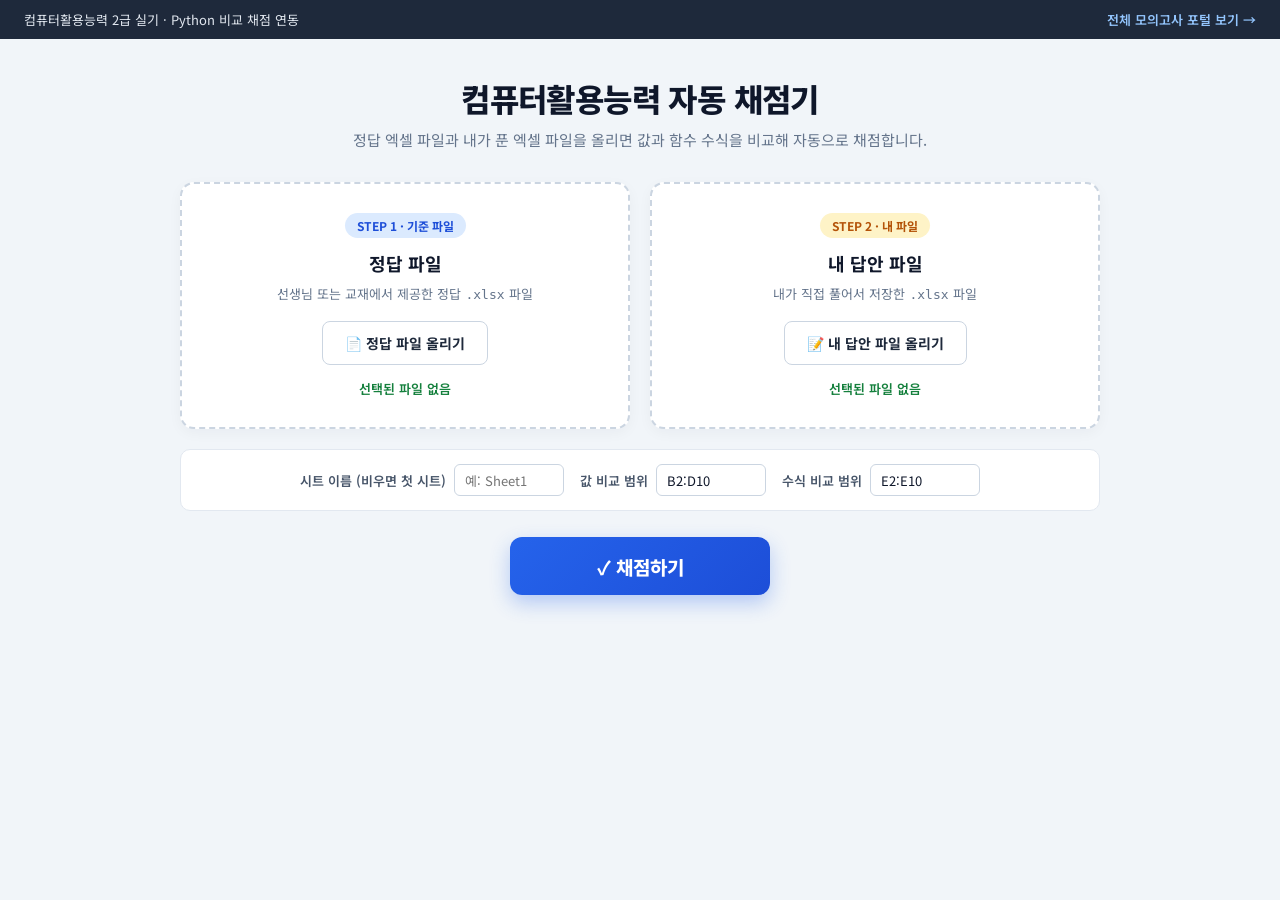
<file: auto_grader.html>
<!DOCTYPE html>
<html lang="ko">
<head>
  <meta charset="UTF-8" />
  <meta name="viewport" content="width=device-width, initial-scale=1.0" />
  <title>컴퓨터활용능력 자동 채점기</title>
  <link rel="preconnect" href="https://fonts.googleapis.com" />
  <link rel="preconnect" href="https://fonts.gstatic.com" crossorigin />
  <link href="https://fonts.googleapis.com/css2?family=Noto+Sans+KR:wght@400;500;600;700;800&display=swap" rel="stylesheet" />
  <style>
    *, *::before, *::after { box-sizing: border-box; }

    body {
      margin: 0;
      padding: 0;
      font-family: 'Noto Sans KR', 'Malgun Gothic', sans-serif;
      background: #f1f5f9;
      color: #1e293b;
      min-height: 100vh;
    }

    .top-bar {
      background: #1e293b;
      color: #e2e8f0;
      padding: 10px 24px;
      display: flex;
      justify-content: space-between;
      align-items: center;
      font-size: 13px;
    }

    .top-bar a {
      color: #93c5fd;
      text-decoration: none;
      font-weight: 600;
    }

    .top-bar a:hover {
      text-decoration: underline;
    }

    .page-container {
      max-width: 960px;
      margin: 0 auto;
      padding: 36px 20px 60px;
    }

    /* 맨 위 큰 제목 */
    .hero-header {
      text-align: center;
      margin-bottom: 32px;
    }

    .hero-header h1 {
      margin: 0 0 8px 0;
      font-size: 32px;
      font-weight: 800;
      color: #0f172a;
      letter-spacing: -0.6px;
    }

    .hero-header p {
      margin: 0;
      font-size: 15px;
      color: #64748b;
    }

    /* 좌우 파일 업로드 2단 카드 */
    .upload-grid {
      display: grid;
      grid-template-columns: 1fr 1fr;
      gap: 20px;
      margin-bottom: 20px;
    }

    .upload-card {
      background: #ffffff;
      border: 2px dashed #cbd5e1;
      border-radius: 14px;
      padding: 28px 20px;
      text-align: center;
      box-shadow: 0 4px 14px rgba(15, 23, 42, 0.04);
      transition: border-color 0.2s ease, background 0.2s ease, transform 0.15s ease;
    }

    .upload-card.dragover {
      border-color: #2563eb;
      background: #eff6ff;
    }

    .upload-card.ready {
      border-style: solid;
      border-color: #22c55e;
      background: #f0fdf4;
    }

    .upload-badge {
      display: inline-block;
      padding: 4px 12px;
      border-radius: 999px;
      font-size: 12px;
      font-weight: 700;
      margin-bottom: 12px;
    }

    .upload-badge.answer {
      background: #dbeafe;
      color: #1d4ed8;
    }

    .upload-badge.submit {
      background: #fef3c7;
      color: #b45309;
    }

    .upload-card h2 {
      margin: 0 0 8px 0;
      font-size: 18px;
      font-weight: 700;
      color: #0f172a;
    }

    .upload-desc {
      margin: 0 0 18px 0;
      font-size: 13px;
      color: #64748b;
    }

    .upload-btn {
      display: inline-flex;
      align-items: center;
      justify-content: center;
      gap: 8px;
      padding: 11px 22px;
      border-radius: 8px;
      border: 1px solid #cbd5e1;
      background: #ffffff;
      color: #1e293b;
      font-family: inherit;
      font-size: 14px;
      font-weight: 700;
      cursor: pointer;
      transition: all 0.15s ease;
    }

    .upload-btn:hover {
      background: #f8fafc;
      border-color: #2563eb;
      color: #2563eb;
    }

    .file-name-box {
      margin-top: 14px;
      font-size: 13px;
      font-weight: 600;
      color: #15803d;
      word-break: break-all;
      min-height: 20px;
    }

    /* 채점 범위 설정 (간편 옵션) */
    .options-bar {
      background: #ffffff;
      border: 1px solid #e2e8f0;
      border-radius: 10px;
      padding: 14px 20px;
      margin-bottom: 26px;
      display: flex;
      flex-wrap: wrap;
      gap: 16px;
      align-items: center;
      justify-content: center;
      font-size: 13px;
    }

    .option-item {
      display: flex;
      align-items: center;
      gap: 8px;
    }

    .option-item label {
      font-weight: 600;
      color: #475569;
    }

    .option-item input {
      width: 110px;
      height: 32px;
      padding: 0 10px;
      border: 1px solid #cbd5e1;
      border-radius: 6px;
      font-family: inherit;
      font-size: 13px;
      color: #0f172a;
    }

    /* 가운데 아래 크고 파란색 '채점하기' 버튼 */
    .grade-action-wrap {
      text-align: center;
      margin-bottom: 32px;
    }

    .btn-grade-big {
      display: inline-flex;
      align-items: center;
      justify-content: center;
      gap: 10px;
      min-width: 260px;
      height: 58px;
      padding: 0 36px;
      border: none;
      border-radius: 12px;
      background: linear-gradient(135deg, #2563eb 0%, #1d4ed8 100%);
      color: #ffffff;
      font-family: inherit;
      font-size: 19px;
      font-weight: 800;
      cursor: pointer;
      box-shadow: 0 8px 20px rgba(37, 99, 235, 0.3);
      transition: transform 0.15s ease, box-shadow 0.15s ease, opacity 0.15s ease;
    }

    .btn-grade-big:hover:not(:disabled) {
      transform: translateY(-2px);
      box-shadow: 0 12px 24px rgba(37, 99, 235, 0.36);
    }

    .btn-grade-big:disabled {
      opacity: 0.6;
      cursor: not-allowed;
    }

    .error-banner {
      background: #fef2f2;
      border: 1px solid #fecaca;
      color: #b91c1c;
      padding: 12px 16px;
      border-radius: 8px;
      margin-bottom: 20px;
      font-size: 14px;
      font-weight: 600;
      text-align: center;
      display: none;
    }

    /* 결과 영역 */
    .result-section {
      display: none;
      animation: fadeIn 0.25s ease-out;
    }

    @keyframes fadeIn {
      from { opacity: 0; transform: translateY(8px); }
      to { opacity: 1; transform: translateY(0); }
    }

    .score-summary-card {
      background: linear-gradient(135deg, #1e3a8a 0%, #2563eb 60%, #0ea5e9 100%);
      color: #ffffff;
      border-radius: 14px;
      padding: 28px 24px;
      text-align: center;
      margin-bottom: 22px;
      box-shadow: 0 8px 24px rgba(30, 58, 138, 0.2);
    }

    .score-summary-label {
      font-size: 14px;
      font-weight: 700;
      opacity: 0.9;
      margin-bottom: 6px;
    }

    .score-big-number {
      font-size: 54px;
      font-weight: 800;
      line-height: 1.1;
      margin-bottom: 8px;
    }

    .score-sub-info {
      font-size: 14px;
      opacity: 0.95;
    }

    .errors-card {
      background: #ffffff;
      border: 1px solid #e2e8f0;
      border-radius: 12px;
      overflow: hidden;
      box-shadow: 0 4px 12px rgba(15, 23, 42, 0.04);
    }

    .errors-card-header {
      padding: 16px 20px;
      border-bottom: 1px solid #e2e8f0;
      display: flex;
      align-items: center;
      justify-content: space-between;
      background: #f8fafc;
    }

    .errors-card-header h3 {
      margin: 0;
      font-size: 16px;
      font-weight: 700;
      color: #0f172a;
    }

    .error-count-pill {
      padding: 4px 10px;
      border-radius: 999px;
      font-size: 12px;
      font-weight: 700;
      background: #fee2e2;
      color: #b91c1c;
    }

    .error-count-pill.perfect {
      background: #dcfce7;
      color: #15803d;
    }

    .errors-header-actions {
      display: flex;
      align-items: center;
      gap: 8px;
      flex-wrap: wrap;
    }

    .btn-save {
      display: inline-flex;
      align-items: center;
      gap: 5px;
      height: 32px;
      padding: 0 12px;
      border-radius: 6px;
      border: 1px solid #cbd5e1;
      background: #ffffff;
      color: #1e293b;
      font-family: inherit;
      font-size: 12.5px;
      font-weight: 700;
      cursor: pointer;
      transition: all 0.15s ease;
    }

    .btn-save:hover {
      background: #eff6ff;
      border-color: #2563eb;
      color: #1d4ed8;
    }

    .upload-card.missing {
      border-color: #ef4444;
      background: #fef2f2;
    }

    table {
      width: 100%;
      border-collapse: collapse;
      font-size: 14px;
    }

    th {
      background: #334155;
      color: #ffffff;
      text-align: left;
      padding: 12px 14px;
      font-weight: 600;
      font-size: 13px;
    }

    td {
      padding: 12px 14px;
      border-bottom: 1px solid #eef2f6;
      color: #334155;
    }

    tbody tr:nth-child(even) {
      background: #f8fafc;
    }

    .type-badge {
      display: inline-block;
      padding: 3px 8px;
      border-radius: 4px;
      font-size: 12px;
      font-weight: 700;
      background: #fee2e2;
      color: #b91c1c;
      white-space: nowrap;
    }

    @media (max-width: 700px) {
      .upload-grid {
        grid-template-columns: 1fr;
      }
      .hero-header h1 {
        font-size: 25px;
      }
    }
  </style>
</head>
<body>
  <div class="top-bar">
    <span>컴퓨터활용능력 2급 실기 · Python 비교 채점 연동</span>
    <a href="index.html">전체 모의고사 포털 보기 →</a>
  </div>

  <main class="page-container">
    <!-- 맨 위 큰 제목 -->
    <header class="hero-header">
      <h1>컴퓨터활용능력 자동 채점기</h1>
      <p>정답 엑셀 파일과 내가 푼 엑셀 파일을 올리면 값과 함수 수식을 비교해 자동으로 채점합니다.</p>
    </header>

    <!-- 왼쪽: 정답 파일 올리기 / 오른쪽: 내 답안 파일 올리기 -->
    <section class="upload-grid">
      <div class="upload-card" id="answerCard">
        <span class="upload-badge answer">STEP 1 · 기준 파일</span>
        <h2>정답 파일</h2>
        <p class="upload-desc">선생님 또는 교재에서 제공한 정답 <code>.xlsx</code> 파일</p>
        <input type="file" id="answerFileInput" accept=".xlsx,.xlsm" hidden />
        <button type="button" class="upload-btn" id="answerUploadBtn">
          📄 정답 파일 올리기
        </button>
        <div class="file-name-box" id="answerFileName">선택된 파일 없음</div>
      </div>

      <div class="upload-card" id="submitCard">
        <span class="upload-badge submit">STEP 2 · 내 파일</span>
        <h2>내 답안 파일</h2>
        <p class="upload-desc">내가 직접 풀어서 저장한 <code>.xlsx</code> 파일</p>
        <input type="file" id="submitFileInput" accept=".xlsx,.xlsm" hidden />
        <button type="button" class="upload-btn" id="submitUploadBtn">
          📝 내 답안 파일 올리기
        </button>
        <div class="file-name-box" id="submitFileName">선택된 파일 없음</div>
      </div>
    </section>

    <!-- 비교 범위 옵션 -->
    <section class="options-bar" aria-label="채점 범위 설정">
      <div class="option-item">
        <label for="sheetNameInput">시트 이름 (비우면 첫 시트)</label>
        <input type="text" id="sheetNameInput" placeholder="예: Sheet1" />
      </div>
      <div class="option-item">
        <label for="valueRangeInput">값 비교 범위</label>
        <input type="text" id="valueRangeInput" value="B2:D10" />
      </div>
      <div class="option-item">
        <label for="formulaRangeInput">수식 비교 범위</label>
        <input type="text" id="formulaRangeInput" value="E2:E10" />
      </div>
    </section>

    <div class="error-banner" id="errorBanner"></div>

    <!-- 가운데 아래 크고 파란색의 '채점하기' 버튼 -->
    <div class="grade-action-wrap">
      <button type="button" class="btn-grade-big" id="gradeBtn">
        ✓ 채점하기
      </button>
    </div>

    <!-- 결과 영역: 큰 글씨 총점 + 틀린 문제 목록 표 -->
    <section class="result-section" id="resultSection">
      <div class="score-summary-card">
        <div class="score-summary-label">최종 채점 총점 (100점 만점)</div>
        <div class="score-big-number" id="totalScoreDisplay">0점</div>
        <div class="score-sub-info" id="scoreSubInfo">정답 셀 0개 / 전체 0개</div>
      </div>

      <div class="errors-card">
        <div class="errors-card-header">
          <div style="display:flex; align-items:center; gap:10px;">
            <h3>틀린 문제 목록</h3>
            <span class="error-count-pill" id="errorCountPill">0건</span>
          </div>
          <div class="errors-header-actions">
            <button type="button" class="btn-save" id="saveTxtBtn">📥 결과 저장하기 (.txt)</button>
            <button type="button" class="btn-save" id="saveCsvBtn">📊 엑셀 저장 (.csv)</button>
          </div>
        </div>
        <table>
          <thead>
            <tr>
              <th style="width: 90px; text-align: center;">셀 위치</th>
              <th style="width: 150px;">오류 유형</th>
              <th>상세 내용</th>
            </tr>
          </thead>
          <tbody id="errorTableBody"></tbody>
        </table>
      </div>
    </section>
  </main>

  <script>
    const answerFileInput = document.getElementById('answerFileInput');
    const submitFileInput = document.getElementById('submitFileInput');
    const answerUploadBtn = document.getElementById('answerUploadBtn');
    const submitUploadBtn = document.getElementById('submitUploadBtn');
    const answerCard = document.getElementById('answerCard');
    const submitCard = document.getElementById('submitCard');
    const answerFileNameEl = document.getElementById('answerFileName');
    const submitFileNameEl = document.getElementById('submitFileName');

    const sheetNameInput = document.getElementById('sheetNameInput');
    const valueRangeInput = document.getElementById('valueRangeInput');
    const formulaRangeInput = document.getElementById('formulaRangeInput');

    const gradeBtn = document.getElementById('gradeBtn');
    const errorBanner = document.getElementById('errorBanner');
    const resultSection = document.getElementById('resultSection');
    const totalScoreDisplay = document.getElementById('totalScoreDisplay');
    const scoreSubInfo = document.getElementById('scoreSubInfo');
    const errorCountPill = document.getElementById('errorCountPill');
    const errorTableBody = document.getElementById('errorTableBody');
    const saveTxtBtn = document.getElementById('saveTxtBtn');
    const saveCsvBtn = document.getElementById('saveCsvBtn');

    let answerFile = null;
    let submitFile = null;
    let lastGradeResult = null;

    function showError(msg) {
      errorBanner.textContent = msg;
      errorBanner.style.display = 'block';
    }

    function hideError() {
      errorBanner.style.display = 'none';
    }

    function setFile(type, file) {
      if (!file) return;
      hideError();
      if (type === 'answer') {
        answerFile = file;
        answerFileNameEl.textContent = '✓ ' + file.name;
        answerCard.classList.remove('missing');
        answerCard.classList.add('ready');
      } else {
        submitFile = file;
        submitFileNameEl.textContent = '✓ ' + file.name;
        submitCard.classList.remove('missing');
        submitCard.classList.add('ready');
      }
    }

    answerUploadBtn.addEventListener('click', () => answerFileInput.click());
    submitUploadBtn.addEventListener('click', () => submitFileInput.click());

    answerFileInput.addEventListener('change', (e) => {
      if (e.target.files[0]) setFile('answer', e.target.files[0]);
    });
    submitFileInput.addEventListener('change', (e) => {
      if (e.target.files[0]) setFile('submit', e.target.files[0]);
    });

    // 드래그 앤 드롭 지원
    [
      { card: answerCard, type: 'answer' },
      { card: submitCard, type: 'submit' }
    ].forEach(({ card, type }) => {
      card.addEventListener('dragover', (e) => {
        e.preventDefault();
        card.classList.add('dragover');
      });
      card.addEventListener('dragleave', () => card.classList.remove('dragover'));
      card.addEventListener('drop', (e) => {
        e.preventDefault();
        card.classList.remove('dragover');
        if (e.dataTransfer.files[0]) setFile(type, e.dataTransfer.files[0]);
      });
    });

    function fileToBase64(file) {
      return new Promise((resolve, reject) => {
        const reader = new FileReader();
        reader.onload = () => {
          const result = reader.result;
          const base64 = result.split(',')[1];
          resolve(base64);
        };
        reader.onerror = reject;
        reader.readAsDataURL(file);
      });
    }

    function escapeHtml(str) {
      return String(str)
        .replace(/&/g, '&amp;')
        .replace(/</g, '&lt;')
        .replace(/>/g, '&gt;');
    }

    gradeBtn.addEventListener('click', async () => {
      hideError();
      if (!answerFile || !submitFile) {
        if (!answerFile) answerCard.classList.add('missing');
        if (!submitFile) submitCard.classList.add('missing');
        showError('파일 두 개를 모두 올려주세요!');
        return;
      }

      gradeBtn.disabled = true;
      gradeBtn.textContent = '채점 중...';

      try {
        const [answerBase64, submitBase64] = await Promise.all([
          fileToBase64(answerFile),
          fileToBase64(submitFile)
        ]);

        const response = await fetch('/api/grade', {
          method: 'POST',
          headers: { 'Content-Type': 'application/json' },
          body: JSON.stringify({
            answerBase64,
            submitBase64,
            sheetName: sheetNameInput.value.trim(),
            valueRange: valueRangeInput.value.trim() || 'B2:D10',
            formulaRange: formulaRangeInput.value.trim() || 'E2:E10'
          })
        });

        const data = await response.json();
        if (!response.ok) {
          throw new Error(data.error || '채점에 실패했습니다.');
        }

        lastGradeResult = {
          ...data,
          answerName: answerFile.name,
          submitName: submitFile.name,
          gradedAt: new Date().toLocaleString('ko-KR')
        };

        totalScoreDisplay.textContent = `${data.score}점`;
        scoreSubInfo.textContent = `정답 셀 ${data.correct_cells}개 / 전체 ${data.total_cells}개`;

        const errors = data.errors || [];
        errorTableBody.innerHTML = '';

        if (errors.length === 0) {
          errorCountPill.textContent = '0건 (만점!)';
          errorCountPill.classList.add('perfect');
          errorTableBody.innerHTML = `
            <tr>
              <td colspan="3" style="text-align:center; padding: 24px; color:#15803d; font-weight:700;">
                🎉 틀린 문제가 없습니다! 완벽한 100점입니다.
              </td>
            </tr>
          `;
        } else {
          errorCountPill.textContent = `${errors.length}건`;
          errorCountPill.classList.remove('perfect');
          errors.forEach((err) => {
            const tr = document.createElement('tr');
            tr.innerHTML = `
              <td style="text-align:center; font-weight:700;">${escapeHtml(err.cell)}</td>
              <td><span class="type-badge">${escapeHtml(err.type)}</span></td>
              <td>${escapeHtml(err.detail)}</td>
            `;
            errorTableBody.appendChild(tr);
          });
        }

        resultSection.style.display = 'block';
        resultSection.scrollIntoView({ behavior: 'smooth', block: 'start' });
      } catch (err) {
        showError(err.message);
      } finally {
        gradeBtn.disabled = false;
        gradeBtn.textContent = '✓ 채점하기';
      }
    });

    function triggerDownload(filename, content, mimeType) {
      const blob = new Blob([content], { type: mimeType });
      const url = URL.createObjectURL(blob);
      const a = document.createElement('a');
      a.href = url;
      a.download = filename;
      document.body.appendChild(a);
      a.click();
      a.remove();
      URL.revokeObjectURL(url);
    }

    saveTxtBtn.addEventListener('click', () => {
      if (!lastGradeResult) return;
      const r = lastGradeResult;
      const lines = [
        '==================================================',
        '       컴퓨터활용능력 자동 채점기 결과 보고서',
        '==================================================',
        `채점 일시: ${r.gradedAt}`,
        `정답 파일: ${r.answerName}`,
        `제출 파일: ${r.submitName}`,
        `총점: ${r.score}점 / 100점 (정답 셀 ${r.correct_cells}개 / 전체 ${r.total_cells}개)`,
        '--------------------------------------------------',
        `틀린 문제 목록 (${(r.errors || []).length}건):`
      ];

      if (!r.errors || r.errors.length === 0) {
        lines.push('  없음 (완벽한 100점입니다!)');
      } else {
        r.errors.forEach((err, i) => {
          lines.push(`  ${i + 1}. [${err.cell}] (${err.type}) ${err.detail}`);
        });
      }
      lines.push('==================================================');

      triggerDownload('컴활_채점결과.txt', lines.join('\r\n'), 'text/plain;charset=utf-8');
    });

    saveCsvBtn.addEventListener('click', () => {
      if (!lastGradeResult) return;
      const r = lastGradeResult;
      const csvEscape = (val) => `"${String(val).replace(/"/g, '""')}"`;
      const rows = [
        ['항목', '내용', '비고'],
        ['채점 일시', r.gradedAt, ''],
        ['정답 파일', r.answerName, ''],
        ['제출 파일', r.submitName, ''],
        ['총점', `${r.score}점`, `정답 ${r.correct_cells} / 전체 ${r.total_cells}`],
        [],
        ['셀 위치', '오류 유형', '상세 내용']
      ];

      if (!r.errors || r.errors.length === 0) {
        rows.push(['-', '감점 없음', '완벽한 100점입니다.']);
      } else {
        r.errors.forEach((err) => {
          rows.push([err.cell, err.type, err.detail]);
        });
      }

      const csvText = '\uFEFF' + rows.map((row) => row.map(csvEscape).join(',')).join('\r\n');
      triggerDownload('컴활_채점결과.csv', csvText, 'text/csv;charset=utf-8');
    });
  </script>
</body>
</html>
</file>
